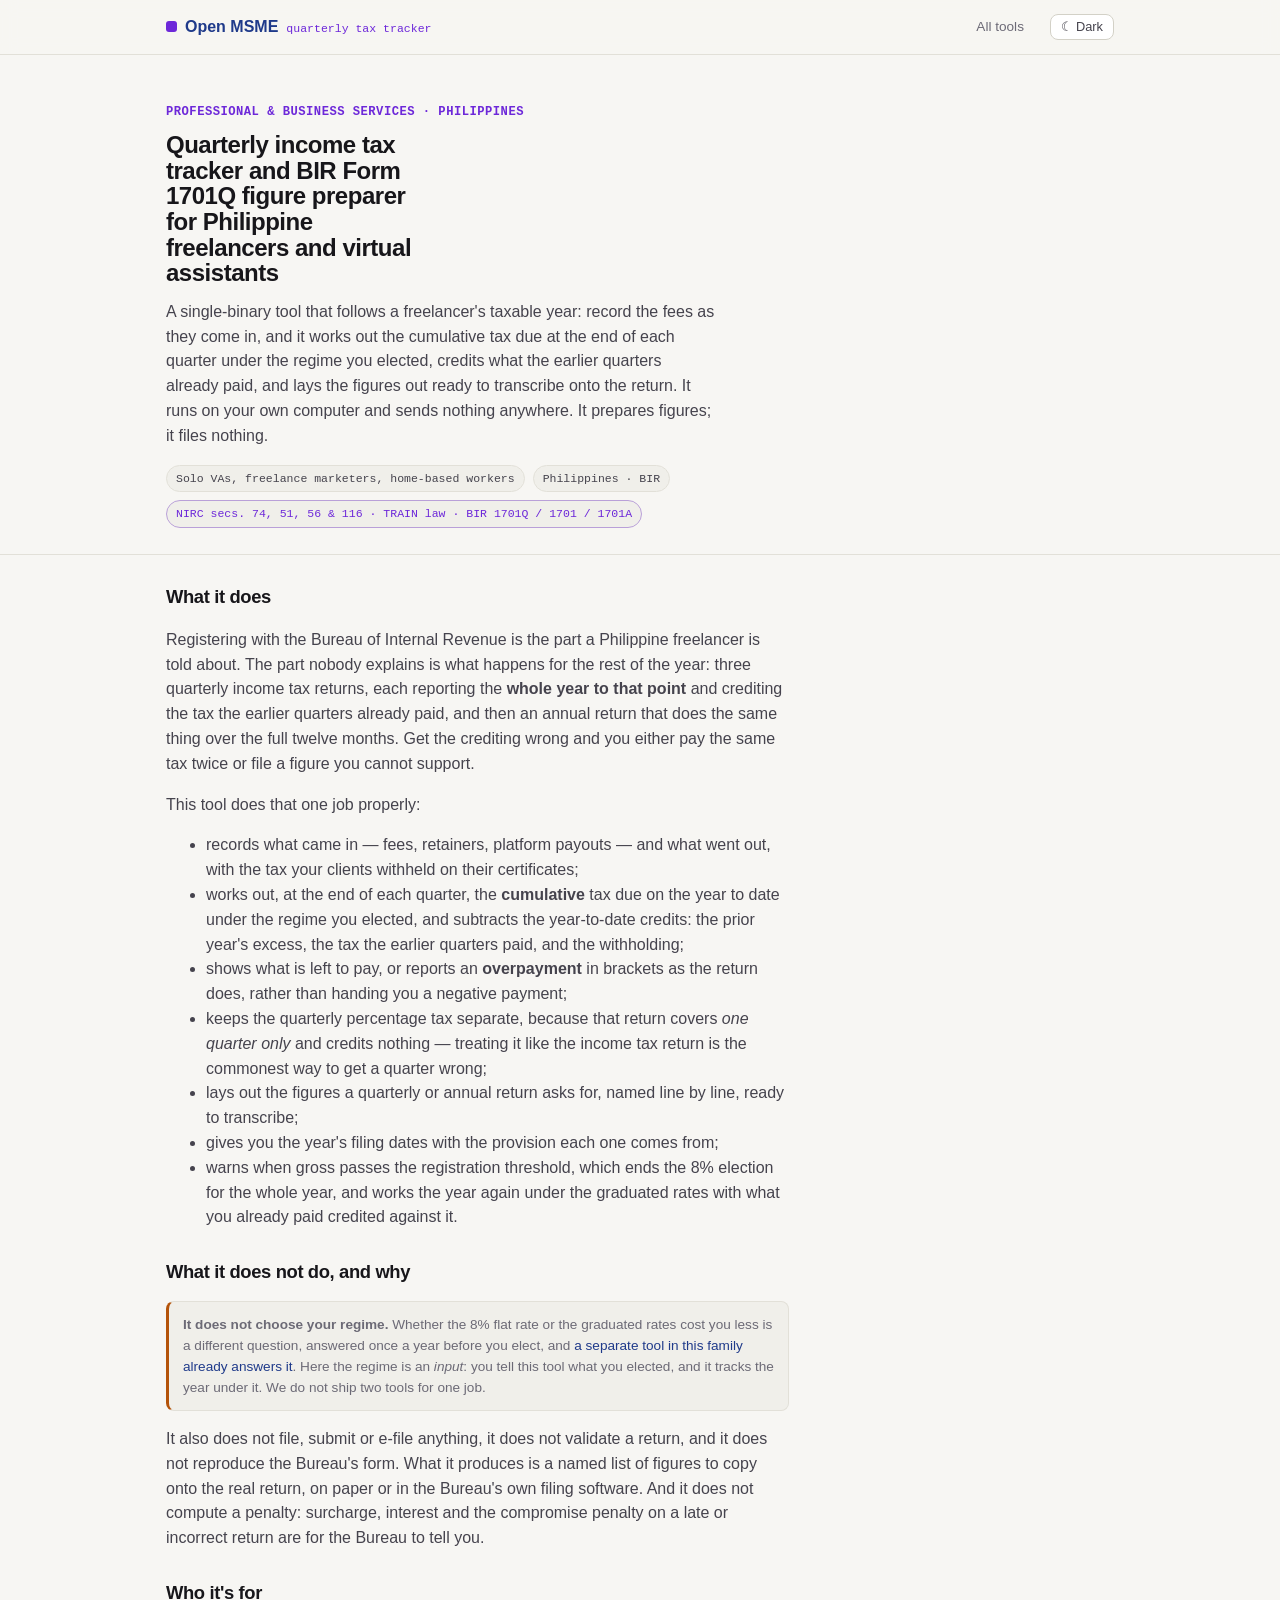
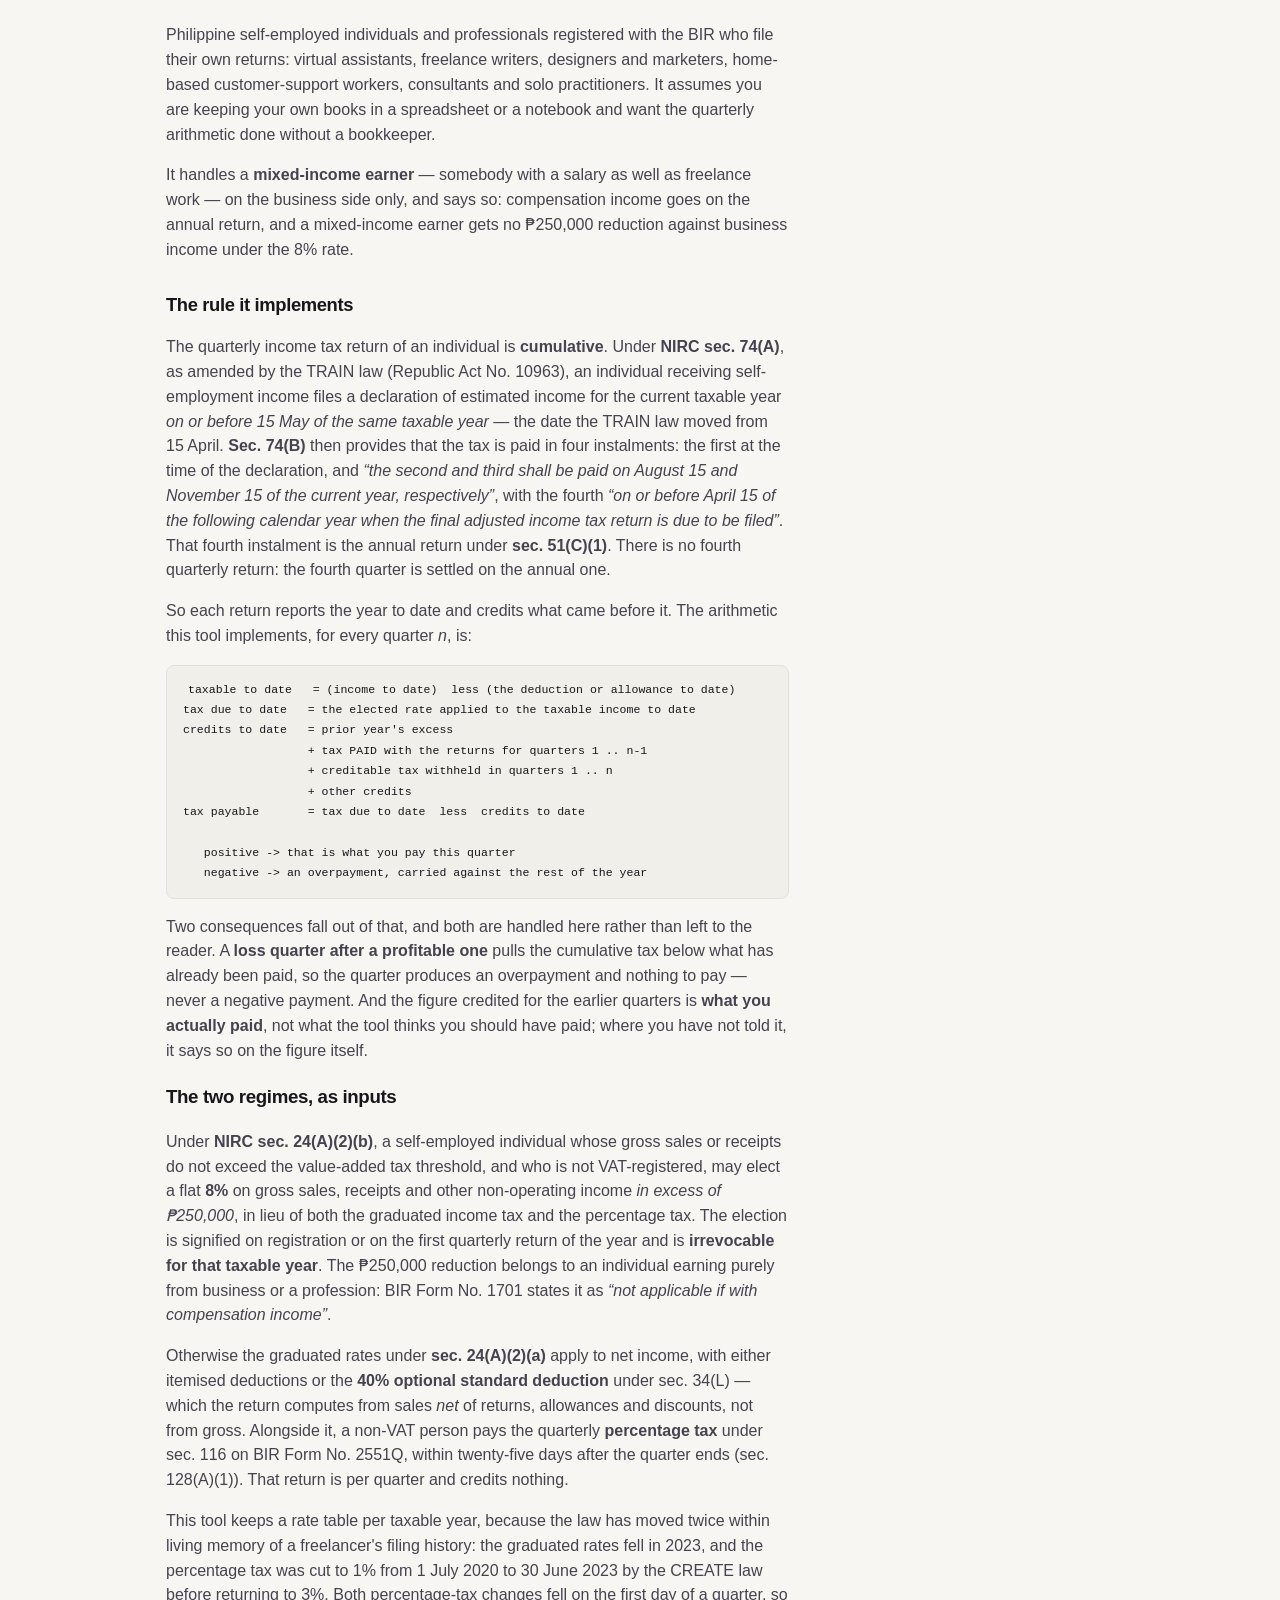
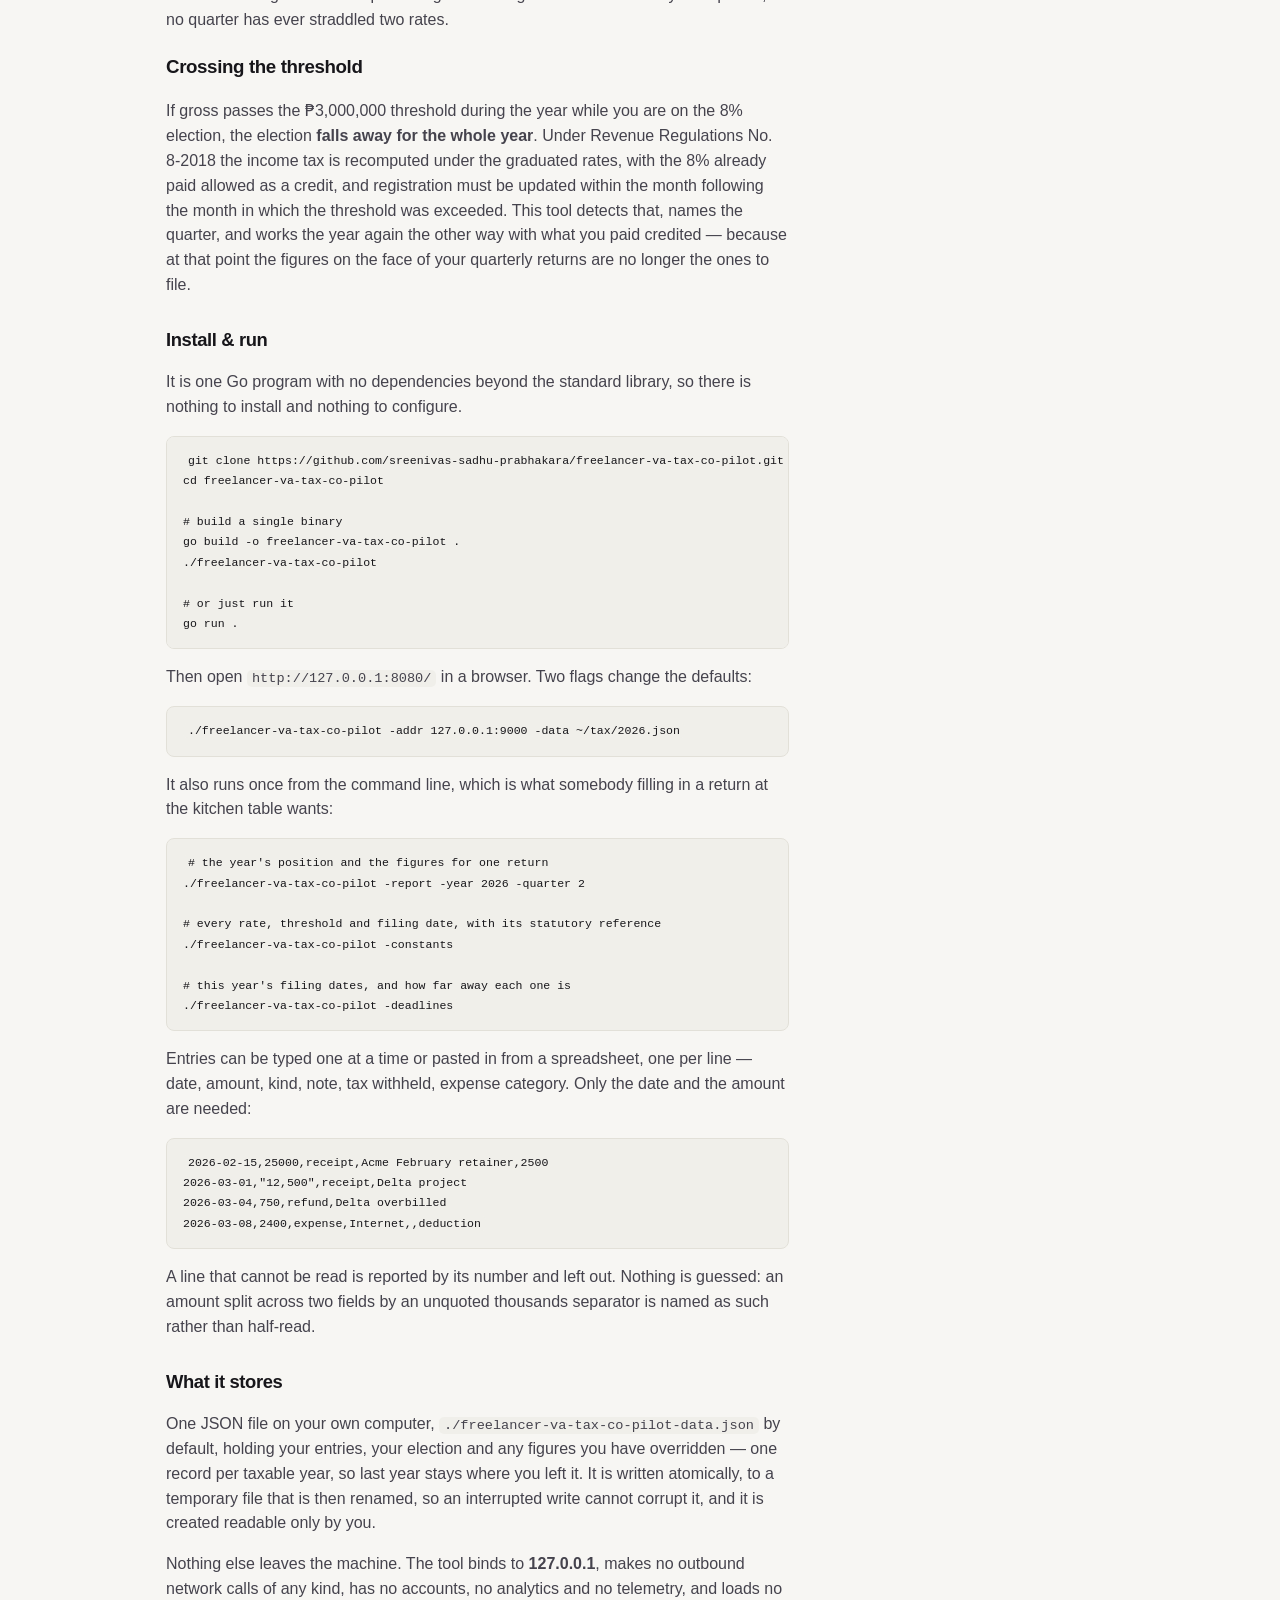
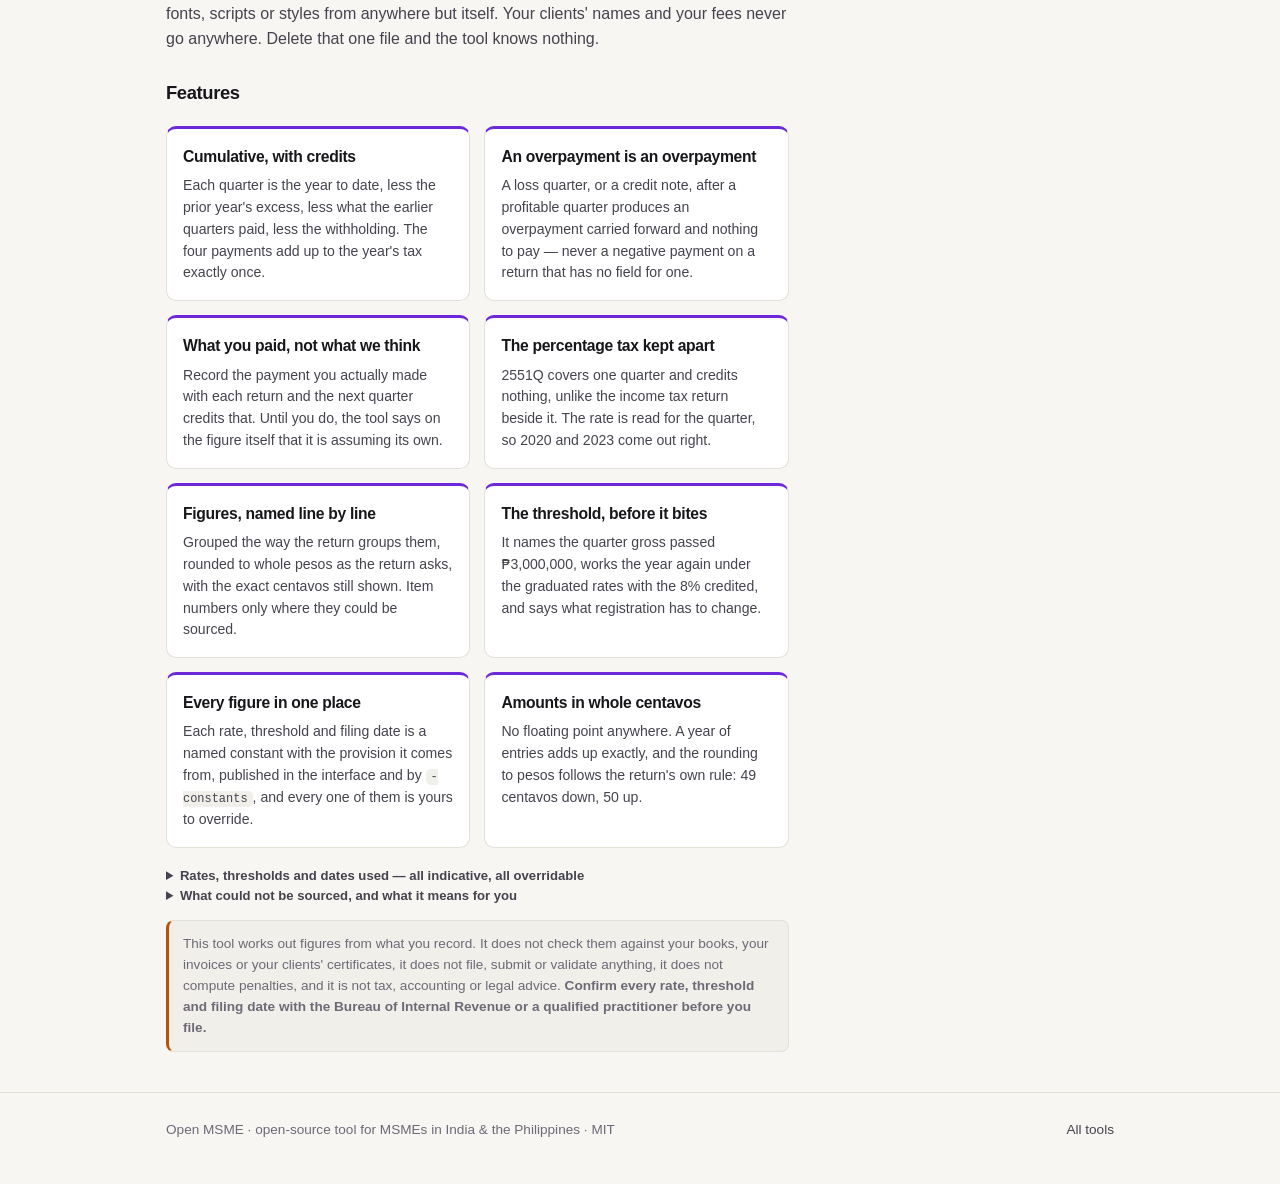
<file: docs/index.html>
<!doctype html>
<html lang="en">
<head>
<meta charset="utf-8">
<meta name="viewport" content="width=device-width, initial-scale=1">
<meta http-equiv="Content-Security-Policy" content="default-src 'self'; base-uri 'self'; img-src 'self' data:; style-src 'self'; script-src 'self'; font-src 'self'; form-action 'self'">
<title>Quarterly income tax tracker and 1701Q figure preparer for Philippine freelancers &middot; Open MSME</title>
<meta name="description" content="Free single-binary tool for Philippine freelancers, virtual assistants and home-based workers: track gross receipts through the year, work out the cumulative quarterly tax under the 8% or graduated regime, credit what the earlier quarters paid, and prepare the figures for BIR Forms 1701Q, 1701 and 1701A.">
<meta name="color-scheme" content="light dark">
<meta property="og:title" content="Quarterly income tax tracker and 1701Q figure preparer for Philippine freelancers">
<meta property="og:description" content="The cumulative-less-credits arithmetic a Philippine quarterly income tax return runs on, worked out on your own computer. It prepares figures; it files nothing.">
<meta property="og:type" content="website">
<link rel="icon" href="assets/favicon.svg" type="image/svg+xml">
<link rel="stylesheet" href="assets/style.css">
<link rel="stylesheet" href="assets/accent.css">
<script src="assets/theme-init.js"></script>
</head>
<body>
<header class="topbar">
  <div class="wrap">
    <a class="brand" href="./">
      <span class="dot"></span>
      <b>Open MSME</b>
      <span class="tag">quarterly tax tracker</span>
    </a>
    <span class="sp"></span>
    <a class="home" href="https://sreenivas-sadhu-prabhakara.github.io/openmsme/">All tools</a>
    <button class="themer" data-themer type="button">Theme</button>
  </div>
</header>

<main>
  <section class="hero">
    <div class="wrap">
      <div class="eyebrow">Professional &amp; business services &middot; Philippines</div>
      <h1>Quarterly income tax tracker and BIR Form 1701Q figure preparer for Philippine freelancers and virtual assistants</h1>
      <p class="lede">A single-binary tool that follows a freelancer's taxable year: record the fees as they come in,
        and it works out the cumulative tax due at the end of each quarter under the regime you elected, credits what
        the earlier quarters already paid, and lays the figures out ready to transcribe onto the return. It runs on
        your own computer and sends nothing anywhere. It prepares figures; it files nothing.</p>
      <div class="who">
        <span class="pill">Solo VAs, freelance marketers, home-based workers</span>
        <span class="pill">Philippines &middot; BIR</span>
        <span class="pill reg">NIRC secs. 74, 51, 56 &amp; 116 &middot; TRAIN law &middot; BIR 1701Q / 1701 / 1701A</span>
      </div>
    </div>
  </section>

  <div class="wrap">
    <section class="prose">

      <h2>What it does</h2>
      <p>Registering with the Bureau of Internal Revenue is the part a Philippine freelancer is told about. The part
        nobody explains is what happens for the rest of the year: three quarterly income tax returns, each reporting
        the <strong>whole year to that point</strong> and crediting the tax the earlier quarters already paid, and then
        an annual return that does the same thing over the full twelve months. Get the crediting wrong and you either
        pay the same tax twice or file a figure you cannot support.</p>
      <p>This tool does that one job properly:</p>
      <ul>
        <li>records what came in &mdash; fees, retainers, platform payouts &mdash; and what went out, with the tax your
          clients withheld on their certificates;</li>
        <li>works out, at the end of each quarter, the <strong>cumulative</strong> tax due on the year to date under the
          regime you elected, and subtracts the year-to-date credits: the prior year's excess, the tax the earlier
          quarters paid, and the withholding;</li>
        <li>shows what is left to pay, or reports an <strong>overpayment</strong> in brackets as the return does,
          rather than handing you a negative payment;</li>
        <li>keeps the quarterly percentage tax separate, because that return covers <em>one quarter only</em> and
          credits nothing &mdash; treating it like the income tax return is the commonest way to get a quarter wrong;</li>
        <li>lays out the figures a quarterly or annual return asks for, named line by line, ready to transcribe;</li>
        <li>gives you the year's filing dates with the provision each one comes from;</li>
        <li>warns when gross passes the registration threshold, which ends the 8% election for the whole year, and
          works the year again under the graduated rates with what you already paid credited against it.</li>
      </ul>

      <h2>What it does not do, and why</h2>
      <div class="note"><strong>It does not choose your regime.</strong> Whether the 8% flat rate or the graduated
        rates cost you less is a different question, answered once a year before you elect, and
        <a href="https://sreenivas-sadhu-prabhakara.github.io/ph-8pct-vs-graduated/">a separate tool in this family
        already answers it</a>. Here the regime is an <em>input</em>: you tell this tool what you elected, and it
        tracks the year under it. We do not ship two tools for one job.</div>
      <p>It also does not file, submit or e-file anything, it does not validate a return, and it does not reproduce the
        Bureau's form. What it produces is a named list of figures to copy onto the real return, on paper or in the
        Bureau's own filing software. And it does not compute a penalty: surcharge, interest and the compromise
        penalty on a late or incorrect return are for the Bureau to tell you.</p>

      <h2>Who it's for</h2>
      <p>Philippine self-employed individuals and professionals registered with the BIR who file their own returns:
        virtual assistants, freelance writers, designers and marketers, home-based customer-support workers,
        consultants and solo practitioners. It assumes you are keeping your own books in a spreadsheet or a notebook
        and want the quarterly arithmetic done without a bookkeeper.</p>
      <p>It handles a <strong>mixed-income earner</strong> &mdash; somebody with a salary as well as freelance work
        &mdash; on the business side only, and says so: compensation income goes on the annual return, and a
        mixed-income earner gets no &#8369;250,000 reduction against business income under the 8% rate.</p>

      <h2>The rule it implements</h2>
      <p>The quarterly income tax return of an individual is <strong>cumulative</strong>. Under
        <strong>NIRC sec. 74(A)</strong>, as amended by the TRAIN law (Republic Act No. 10963), an individual
        receiving self-employment income files a declaration of estimated income for the current taxable year
        <em>on or before 15 May of the same taxable year</em> &mdash; the date the TRAIN law moved from 15 April.
        <strong>Sec. 74(B)</strong> then provides that the tax is paid in four instalments: the first at the time of
        the declaration, and <em>&ldquo;the second and third shall be paid on August 15 and November 15 of the current
        year, respectively&rdquo;</em>, with the fourth <em>&ldquo;on or before April 15 of the following calendar year
        when the final adjusted income tax return is due to be filed&rdquo;</em>. That fourth instalment is the annual
        return under <strong>sec. 51(C)(1)</strong>. There is no fourth quarterly return: the fourth quarter is settled
        on the annual one.</p>
      <p>So each return reports the year to date and credits what came before it. The arithmetic this tool implements,
        for every quarter <em>n</em>, is:</p>
      <pre><code>taxable to date   = (income to date)  less (the deduction or allowance to date)
tax due to date   = the elected rate applied to the taxable income to date
credits to date   = prior year's excess
                  + tax PAID with the returns for quarters 1 .. n-1
                  + creditable tax withheld in quarters 1 .. n
                  + other credits
tax payable       = tax due to date  less  credits to date

   positive -> that is what you pay this quarter
   negative -> an overpayment, carried against the rest of the year</code></pre>
      <p>Two consequences fall out of that, and both are handled here rather than left to the reader. A
        <strong>loss quarter after a profitable one</strong> pulls the cumulative tax below what has already been paid,
        so the quarter produces an overpayment and nothing to pay &mdash; never a negative payment. And the figure
        credited for the earlier quarters is <strong>what you actually paid</strong>, not what the tool thinks you
        should have paid; where you have not told it, it says so on the figure itself.</p>

      <h3>The two regimes, as inputs</h3>
      <p>Under <strong>NIRC sec. 24(A)(2)(b)</strong>, a self-employed individual whose gross sales or receipts do not
        exceed the value-added tax threshold, and who is not VAT-registered, may elect a flat <strong>8%</strong> on
        gross sales, receipts and other non-operating income <em>in excess of &#8369;250,000</em>, in lieu of both the
        graduated income tax and the percentage tax. The election is signified on registration or on the first
        quarterly return of the year and is <strong>irrevocable for that taxable year</strong>. The &#8369;250,000
        reduction belongs to an individual earning purely from business or a profession: BIR Form No. 1701 states it as
        <em>&ldquo;not applicable if with compensation income&rdquo;</em>.</p>
      <p>Otherwise the graduated rates under <strong>sec. 24(A)(2)(a)</strong> apply to net income, with either
        itemised deductions or the <strong>40% optional standard deduction</strong> under sec. 34(L) &mdash; which the
        return computes from sales <em>net</em> of returns, allowances and discounts, not from gross. Alongside it, a
        non-VAT person pays the quarterly <strong>percentage tax</strong> under sec. 116 on BIR Form No. 2551Q, within
        twenty-five days after the quarter ends (sec. 128(A)(1)). That return is per quarter and credits nothing.</p>
      <p>This tool keeps a rate table per taxable year, because the law has moved twice within living memory of a
        freelancer's filing history: the graduated rates fell in 2023, and the percentage tax was cut to 1% from
        1 July 2020 to 30 June 2023 by the CREATE law before returning to 3%. Both percentage-tax changes fell on the
        first day of a quarter, so no quarter has ever straddled two rates.</p>

      <h3>Crossing the threshold</h3>
      <p>If gross passes the &#8369;3,000,000 threshold during the year while you are on the 8% election, the election
        <strong>falls away for the whole year</strong>. Under Revenue Regulations No. 8-2018 the income tax is
        recomputed under the graduated rates, with the 8% already paid allowed as a credit, and registration must be
        updated within the month following the month in which the threshold was exceeded. This tool detects that,
        names the quarter, and works the year again the other way with what you paid credited &mdash; because at that
        point the figures on the face of your quarterly returns are no longer the ones to file.</p>

      <h2>Install &amp; run</h2>
      <p>It is one Go program with no dependencies beyond the standard library, so there is nothing to install and
        nothing to configure.</p>
      <pre><code>git clone https://github.com/sreenivas-sadhu-prabhakara/freelancer-va-tax-co-pilot.git
cd freelancer-va-tax-co-pilot

# build a single binary
go build -o freelancer-va-tax-co-pilot .
./freelancer-va-tax-co-pilot

# or just run it
go run .</code></pre>
      <p>Then open <code>http://127.0.0.1:8080/</code> in a browser. Two flags change the defaults:</p>
      <pre><code>./freelancer-va-tax-co-pilot -addr 127.0.0.1:9000 -data ~/tax/2026.json</code></pre>
      <p>It also runs once from the command line, which is what somebody filling in a return at the kitchen table
        wants:</p>
      <pre><code># the year's position and the figures for one return
./freelancer-va-tax-co-pilot -report -year 2026 -quarter 2

# every rate, threshold and filing date, with its statutory reference
./freelancer-va-tax-co-pilot -constants

# this year's filing dates, and how far away each one is
./freelancer-va-tax-co-pilot -deadlines</code></pre>
      <p>Entries can be typed one at a time or pasted in from a spreadsheet, one per line &mdash; date, amount, kind,
        note, tax withheld, expense category. Only the date and the amount are needed:</p>
      <pre><code>2026-02-15,25000,receipt,Acme February retainer,2500
2026-03-01,"12,500",receipt,Delta project
2026-03-04,750,refund,Delta overbilled
2026-03-08,2400,expense,Internet,,deduction</code></pre>
      <p>A line that cannot be read is reported by its number and left out. Nothing is guessed: an amount split across
        two fields by an unquoted thousands separator is named as such rather than half-read.</p>

      <h2>What it stores</h2>
      <p>One JSON file on your own computer, <code>./freelancer-va-tax-co-pilot-data.json</code> by default, holding
        your entries, your election and any figures you have overridden &mdash; one record per taxable year, so last
        year stays where you left it. It is written atomically, to a temporary file that is then renamed, so an
        interrupted write cannot corrupt it, and it is created readable only by you.</p>
      <p>Nothing else leaves the machine. The tool binds to <strong>127.0.0.1</strong>, makes no outbound network calls
        of any kind, has no accounts, no analytics and no telemetry, and loads no fonts, scripts or styles from
        anywhere but itself. Your clients' names and your fees never go anywhere. Delete that one file and the tool
        knows nothing.</p>

      <h2>Features</h2>
      <div class="featgrid">
        <div class="feat">
          <h3>Cumulative, with credits</h3>
          <p>Each quarter is the year to date, less the prior year's excess, less what the earlier quarters paid, less
            the withholding. The four payments add up to the year's tax exactly once.</p>
        </div>
        <div class="feat">
          <h3>An overpayment is an overpayment</h3>
          <p>A loss quarter, or a credit note, after a profitable quarter produces an overpayment carried forward and
            nothing to pay &mdash; never a negative payment on a return that has no field for one.</p>
        </div>
        <div class="feat">
          <h3>What you paid, not what we think</h3>
          <p>Record the payment you actually made with each return and the next quarter credits that. Until you do,
            the tool says on the figure itself that it is assuming its own.</p>
        </div>
        <div class="feat">
          <h3>The percentage tax kept apart</h3>
          <p>2551Q covers one quarter and credits nothing, unlike the income tax return beside it. The rate is read for
            the quarter, so 2020 and 2023 come out right.</p>
        </div>
        <div class="feat">
          <h3>Figures, named line by line</h3>
          <p>Grouped the way the return groups them, rounded to whole pesos as the return asks, with the exact
            centavos still shown. Item numbers only where they could be sourced.</p>
        </div>
        <div class="feat">
          <h3>The threshold, before it bites</h3>
          <p>It names the quarter gross passed &#8369;3,000,000, works the year again under the graduated rates with
            the 8% credited, and says what registration has to change.</p>
        </div>
        <div class="feat">
          <h3>Every figure in one place</h3>
          <p>Each rate, threshold and filing date is a named constant with the provision it comes from, published in
            the interface and by <code>-constants</code>, and every one of them is yours to override.</p>
        </div>
        <div class="feat">
          <h3>Amounts in whole centavos</h3>
          <p>No floating point anywhere. A year of entries adds up exactly, and the rounding to pesos follows the
            return's own rule: 49 centavos down, 50 up.</p>
        </div>
      </div>

      <details class="assumptions">
        <summary>Rates, thresholds and dates used &mdash; all indicative, all overridable</summary>
        <ul>
          <li><strong>8% income tax rate</strong>, on gross sales, receipts and other non-operating income in excess of
            the allowance, in lieu of the graduated income tax and the percentage tax &mdash; NIRC sec. 24(A)(2)(b), as
            amended by the TRAIN law (R.A. No. 10963).</li>
          <li><strong>&#8369;250,000 allowable reduction</strong> under the 8% option, for an individual earning purely
            from business or a profession &mdash; NIRC sec. 24(A)(2)(b); stated on BIR Form No. 1701 (January 2018
            ENCS) at Part V schedule 3.B item 29 as <em>&ldquo;not applicable if with compensation income&rdquo;</em>.
            It is deducted once against the year to date, not once a quarter.</li>
          <li><strong>&#8369;3,000,000 VAT registration threshold</strong>, which is also the ceiling on electing the
            8% rate and on paying the percentage tax instead of VAT &mdash; NIRC secs. 109(1)(BB) and 116, as amended
            by the TRAIN law.</li>
          <li><strong>Graduated rates, 2018 to 2022:</strong> nil to &#8369;250,000 at nil; then 20%, 25%, 30%, 32% and
            35% over &#8369;250,000, &#8369;400,000, &#8369;800,000, &#8369;2,000,000 and &#8369;8,000,000 &mdash; NIRC
            sec. 24(A)(2)(a), TRAIN law first schedule.</li>
          <li><strong>Graduated rates, 2023 onwards:</strong> the same bands at 15%, 20%, 25%, 30% and 35% &mdash; the
            TRAIN law's second schedule. A year is taxed on the table that applied to it.</li>
          <li><strong>40% optional standard deduction</strong> of sales net of returns, allowances and discounts
            &mdash; NIRC sec. 34(L); BIR Form No. 1701 item 17 computes it from net sales, not from gross.</li>
          <li><strong>Percentage tax:</strong> 3% of the quarter's gross sales or receipts under NIRC sec. 116; 1% from
            1 July 2020 to 30 June 2023 under sec. 13 of the CREATE law (R.A. No. 11534); back to 3% from 1 July 2023
            per BIR RMC No. 69-2023.</li>
          <li><strong>Filing dates:</strong> the quarterly income tax return on 15 May, 15 August and 15 November of
            the taxable year (NIRC secs. 74(A) and 74(B)); the annual return on 15 April of the following year (sec.
            51(C)(1)); the percentage tax return within 25 days after each quarter ends (sec. 128(A)(1)).</li>
          <li><strong>Two instalments:</strong> where the annual tax due exceeds &#8369;2,000, an individual may elect
            to pay in two equal instalments, the second on or before 15 October following the close of the calendar
            year &mdash; NIRC sec. 56(A)(2) as amended by the TRAIN law; BIR Form No. 1701 item 25 allows 50% or less
            of the tax due to be deferred.</li>
          <li><strong>An individual's taxable year is the calendar year</strong> (NIRC sec. 43), so the quarters are
            always January&ndash;March, April&ndash;June, July&ndash;September and October&ndash;December, and no
            fiscal-year option is offered.</li>
          <li><strong>Rounding:</strong> amounts are held in whole centavos and rounded to pesos only for
            transcription, by the return's own rule &mdash; <em>&ldquo;49 Centavos or Less drop down; 50 or more round
            up&rdquo;</em>.</li>
        </ul>
      </details>

      <details class="assumptions">
        <summary>What could not be sourced, and what it means for you</summary>
        <ul>
          <li><strong>The item numbers of BIR Form No. 1701Q could not be sourced</strong> from a published copy of the
            form. The quarterly figures are therefore <em>named and not numbered</em> &mdash; match them to your copy
            of the return by their labels. The item numbers offered for BIR Form No. 1701 were read from the form
            itself (January 2018 ENCS).</li>
          <li><strong>BIR Form No. 1701A was not obtained either.</strong> The tool names it as the return to use when
            you are purely self-employed and on the 8% rate or the optional standard deduction, and it lists the same
            figures without item numbers.</li>
          <li><strong>The &#8369;3,000,000 threshold is subject to a three-yearly adjustment</strong> to present value
            using the consumer price index under the TRAIN law. No adjustment to this threshold had been issued at the
            time of writing, so it stands at three million pesos &mdash; but confirm it, and override it here if it has
            moved.</li>
          <li><strong>A deadline falling on a weekend or a public holiday is flagged, not moved.</strong> This tool
            states the statutory date and tells you when it lands on a Saturday or a Sunday; what the working date then
            is, is for the Bureau to say. Philippine public holidays are not encoded at all.</li>
          <li><strong>Penalties are not computed.</strong> The Ease of Paying Taxes Act (R.A. No. 11976) reduced the
            surcharge and the interest for micro and small taxpayers, but the compromise penalty is a schedule and the
            interest runs from facts this tool does not hold. Ask the Bureau what is due on a late return.</li>
          <li><strong>The basis of your records is your own.</strong> Whether you record a fee when you invoice it or
            when it is collected determines what the figures mean; the Ease of Paying Taxes Act moved VAT and the
            percentage tax onto gross <em>sales</em>. This tool totals what you give it and does not second-guess it.</li>
          <li><strong>The percentage tax base</strong> used here is the quarter's sales net of returns, allowances and
            discounts. Other non-operating income is not a sale or receipt of the business and is left out of it. If
            you have non-operating income, confirm the treatment.</li>
        </ul>
      </details>

      <div class="note">This tool works out figures from what you record. It does not check them against your books,
        your invoices or your clients' certificates, it does not file, submit or validate anything, it does not compute
        penalties, and it is not tax, accounting or legal advice. <strong>Confirm every rate, threshold and filing date
        with the Bureau of Internal Revenue or a qualified practitioner before you file.</strong></div>
    </section>
  </div>
</main>

<footer class="foot">
  <div class="wrap">
    <span>Open MSME &middot; open-source tool for MSMEs in India &amp; the Philippines &middot; MIT</span>
    <span><a href="https://sreenivas-sadhu-prabhakara.github.io/openmsme/">All tools</a></span>
  </div>
</footer>

<script src="assets/ui.js"></script>
</body>
</html>
</file>
<file: docs/assets/style.css>
/* Open MSME tool kit — shared design system for single-tool apps. No deps. Light + dark. */

:root {
  color-scheme: light dark;
  --bg:#f7f6f3; --surface:#fff; --surface-2:#f0efea; --ink:#17161a; --ink-2:#45434d; --ink-3:#6c6a76;
  --line:#e2e0d8; --line-2:#d3d1c7; --accent:#1f3a8a; --accent-ink:#fff; --ok:#15803d; --warn:#b45309; --bad:#b91c1c;
  --mono: ui-monospace,"SF Mono","SFMono-Regular",Menlo,Consolas,monospace;
  --sans: -apple-system,BlinkMacSystemFont,"Segoe UI",Roboto,Helvetica,Arial,system-ui,sans-serif;
  --maxw:980px; --radius:10px; --shadow:0 1px 2px rgba(20,18,26,.05),0 6px 20px rgba(20,18,26,.05);
  --tool:#1f3a8a; /* per-tool accent, override in page */
}
@media (prefers-color-scheme: dark){ :root:not([data-theme="light"]){
  --bg:#121116; --surface:#1a191f; --surface-2:#222027; --ink:#f3f1ef; --ink-2:#c3c0cb; --ink-3:#918e9c;
  --line:#2c2a33; --line-2:#39363f; --accent:#93b0ff; --accent-ink:#10131f; --ok:#57c98a; --warn:#f0a35a; --bad:#f28b82;
  --shadow:0 1px 2px rgba(0,0,0,.3),0 8px 28px rgba(0,0,0,.35);
}}
:root[data-theme="dark"]{
  --bg:#121116; --surface:#1a191f; --surface-2:#222027; --ink:#f3f1ef; --ink-2:#c3c0cb; --ink-3:#918e9c;
  --line:#2c2a33; --line-2:#39363f; --accent:#93b0ff; --accent-ink:#10131f; --ok:#57c98a; --warn:#f0a35a; --bad:#f28b82;
  --shadow:0 1px 2px rgba(0,0,0,.3),0 8px 28px rgba(0,0,0,.35);
}

* { box-sizing:border-box; }
html { -webkit-text-size-adjust:100%; }
body { margin:0; background:var(--bg); color:var(--ink); font-family:var(--sans); font-size:16px; line-height:1.55; -webkit-font-smoothing:antialiased; }
.wrap { max-width:var(--maxw); margin:0 auto; padding:0 16px; }
a { color:var(--accent); text-decoration:none; }
a:hover { text-decoration:underline; text-underline-offset:3px; }
h1,h2,h3 { letter-spacing:-.02em; }

/* top bar */
.topbar { position:sticky; top:0; z-index:20; background:color-mix(in srgb,var(--bg) 86%,transparent); backdrop-filter:saturate(140%) blur(8px); border-bottom:1px solid var(--line); }
.topbar .wrap { display:flex; align-items:center; gap:14px; height:54px; }
.brand { display:flex; align-items:baseline; gap:8px; font-weight:700; }
.brand .dot { width:11px; height:11px; border-radius:3px; background:var(--tool); display:inline-block; }
.brand .tag { font-family:var(--mono); font-size:.72rem; color:var(--ink-3); font-weight:500; }
.topbar .sp { margin-left:auto; }
.topbar a.home { font-size:.85rem; color:var(--ink-3); }
.topbar a.home:hover { color:var(--ink); }
.themer { font:inherit; font-size:.8rem; cursor:pointer; border:1px solid var(--line-2); background:var(--surface); color:var(--ink-2); border-radius:8px; padding:6px 10px; line-height:1; margin-left:12px; }
.themer:hover { color:var(--ink); border-color:var(--ink-3); }

/* hero / explainer */
.hero { padding:48px 0 26px; border-bottom:1px solid var(--line); }
.hero .eyebrow { font-family:var(--mono); font-size:.76rem; font-weight:600; letter-spacing:.04em; color:var(--tool); text-transform:uppercase; }
.hero h1 { margin:10px 0 14px; font-size:clamp(1.8rem,1.2rem+2.6vw,2.7rem); line-height:1.07; font-weight:800; max-width:20ch; }
.hero .lede { margin:0; font-size:clamp(1rem,.95rem+.4vw,1.15rem); color:var(--ink-2); max-width:62ch; }
.hero .who { margin-top:16px; display:flex; gap:8px; flex-wrap:wrap; }
.pill { font-family:var(--mono); font-size:.72rem; padding:4px 9px; border-radius:999px; background:var(--surface-2); color:var(--ink-2); border:1px solid var(--line); }
.pill.reg { color:var(--tool); border-color:color-mix(in srgb,var(--tool) 35%,var(--line)); }

/* layout */
.cols { display:grid; grid-template-columns:1fr; gap:22px; padding:28px 0; }
@media (min-width:860px){ .cols.calc { grid-template-columns:1.1fr .9fr; align-items:start; } }

section.card { background:var(--surface); border:1px solid var(--line); border-radius:var(--radius); padding:20px; }
section.card h2 { margin:0 0 14px; font-size:1.1rem; }
.sticky { position:sticky; top:70px; }

/* form */
.field { margin:0 0 14px; }
.field > label { display:block; font-size:.85rem; font-weight:600; color:var(--ink-2); margin-bottom:5px; }
.field .hint { font-weight:400; color:var(--ink-3); font-size:.78rem; }
.inp { position:relative; display:flex; align-items:center; }
.inp .pre, .inp .suf { position:absolute; font-family:var(--mono); font-size:.82rem; color:var(--ink-3); pointer-events:none; }
.inp .pre { left:12px; } .inp .suf { right:12px; }
input[type=number], input[type=text], select {
  width:100%; font:inherit; font-size:.95rem; padding:11px 13px; border-radius:9px;
  border:1px solid var(--line-2); background:var(--surface); color:var(--ink); appearance:none;
}
.inp.has-pre input { padding-left:28px; } .inp.has-suf input { padding-right:40px; }
input:focus, select:focus { outline:2px solid var(--tool); outline-offset:1px; border-color:var(--tool); }
.row2 { display:grid; grid-template-columns:1fr 1fr; gap:12px; }
.seg { display:flex; gap:6px; flex-wrap:wrap; }
.seg button { font:inherit; font-size:.82rem; cursor:pointer; padding:8px 12px; border-radius:8px; border:1px solid var(--line-2); background:var(--surface); color:var(--ink-2); }
.seg button[aria-pressed=true] { background:var(--tool); color:#fff; border-color:var(--tool); }

/* results */
.result-primary { background:color-mix(in srgb,var(--tool) 8%,var(--surface)); border:1px solid color-mix(in srgb,var(--tool) 30%,var(--line)); border-radius:var(--radius); padding:18px 20px; margin-bottom:16px; }
.result-primary .k { font-size:.8rem; color:var(--ink-3); }
.result-primary .v { font-size:2rem; font-weight:800; letter-spacing:-.02em; font-variant-numeric:tabular-nums; color:var(--tool); }
.result-primary .sub { font-size:.85rem; color:var(--ink-2); margin-top:3px; }
.breakdown { width:100%; border-collapse:collapse; font-size:.9rem; }
.breakdown th, .breakdown td { text-align:left; padding:8px 4px; border-bottom:1px solid var(--line); }
.breakdown td.num, .breakdown th.num { text-align:right; font-family:var(--mono); font-variant-numeric:tabular-nums; }
.breakdown tr.total td { font-weight:700; border-top:2px solid var(--line-2); border-bottom:none; }
.breakdown tr.sub td { color:var(--ink-2); }
.breakdown .neg { color:var(--bad); }

.btnrow { display:flex; gap:10px; flex-wrap:wrap; margin-top:16px; }
.btn { font:inherit; font-size:.9rem; font-weight:600; cursor:pointer; padding:10px 16px; border-radius:9px; border:1px solid transparent; }
.btn.primary { background:var(--tool); color:#fff; }
.btn.ghost { background:var(--surface); border-color:var(--line-2); color:var(--ink); }
.btn:hover { filter:brightness(1.05); }

/* prose / notes */
.prose { max-width:70ch; }
.prose h2 { font-size:1.15rem; margin:28px 0 8px; }
.prose p, .prose li { color:var(--ink-2); }
.prose code { font-family:var(--mono); font-size:.85em; background:var(--surface-2); padding:1px 5px; border-radius:5px; }
.note { font-size:.85rem; color:var(--ink-3); background:var(--surface-2); border:1px solid var(--line); border-left:3px solid var(--warn); border-radius:8px; padding:12px 14px; margin:14px 0; }
.assumptions { font-size:.82rem; color:var(--ink-3); }
.assumptions summary { cursor:pointer; color:var(--ink-2); font-weight:600; }

/* footer */
.foot { border-top:1px solid var(--line); margin-top:40px; padding:26px 0 44px; color:var(--ink-3); font-size:.85rem; }
.foot .wrap { display:flex; gap:14px; flex-wrap:wrap; justify-content:space-between; }
.foot a { color:var(--ink-2); }

@media (prefers-reduced-motion: reduce){ * { transition:none !important; } }
@media print { .topbar,.themer,.btnrow,.foot,.hero .who { display:none; } body { background:#fff; } section.card { border:none; padding:0; } }

/* ---- docs/explainer pages (for binary tools that aren't web apps) ---- */
pre { background:var(--surface-2); border:1px solid var(--line); border-radius:8px; padding:14px 16px; overflow-x:auto; font-family:var(--mono); font-size:.85rem; line-height:1.5; color:var(--ink); }
pre code { background:none; padding:0; font-size:inherit; }
.featgrid { display:grid; grid-template-columns:repeat(auto-fill,minmax(240px,1fr)); gap:14px; margin:18px 0; }
.feat { background:var(--surface); border:1px solid var(--line); border-radius:var(--radius); padding:16px; border-top:3px solid var(--tool); }
.feat h3 { margin:0 0 6px; font-size:.98rem; }
.feat p { margin:0; font-size:.88rem; color:var(--ink-2); }
.steps { counter-reset:s; list-style:none; padding:0; }
.steps li { counter-increment:s; position:relative; padding-left:34px; margin:12px 0; color:var(--ink-2); }
.steps li::before { content:counter(s); position:absolute; left:0; top:1px; width:23px; height:23px; border-radius:6px; background:var(--tool); color:#fff; font-size:.78rem; font-weight:700; display:flex; align-items:center; justify-content:center; font-family:var(--mono); }

/* Grid/flex children default to min-width:auto, so a long unbroken string (a clone
   URL in a <pre>) sizes the track to its min-content and forces page-wide horizontal
   scroll. Let children shrink and keep the scrolling inside the pre where it belongs. */
.cols > *, .featgrid > *, .ideas > * { min-width: 0; }
pre { max-width: 100%; }

/* Small coloured text needs a lighter accent in dark mode: the sector hues are
   mid-tone and fall below AA contrast on a dark surface. Backgrounds/borders keep
   the true accent; only small text uses the lightened derivative. */
:root { --tool-text: var(--tool); }
@media (prefers-color-scheme: dark){ :root:not([data-theme="light"]){ --tool-text: color-mix(in srgb, var(--tool) 50%, white); } }
:root[data-theme="dark"]{ --tool-text: color-mix(in srgb, var(--tool) 50%, white); }
.hero .eyebrow { color: var(--tool-text); }
.pill.reg { color: var(--tool-text); }
.result-primary .v { color: var(--tool-text); }
.wave-card .repo, .brand .tag { color: var(--tool-text); }
</file>
<file: docs/assets/accent.css>
:root{--tool:#6d28d9}
</file>
